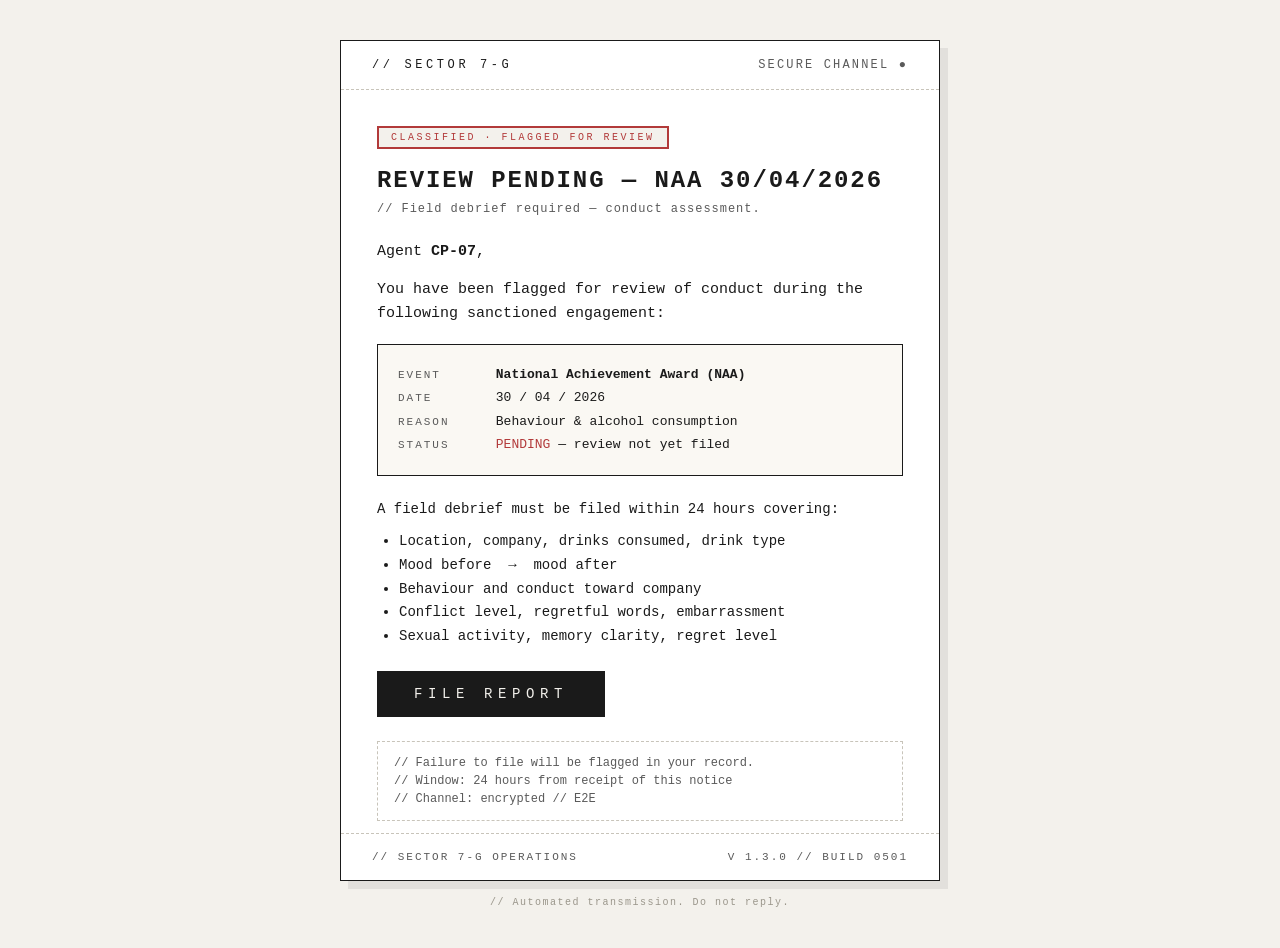
<file: email/review-pending.html>
<!DOCTYPE html>
<html>
<head>
<meta charset="UTF-8" />
<title>// Sector 7-G — Review Flagged: NAA 30/04/2026</title>
</head>
<body style="margin:0;padding:0;background:#f3f1ec;font-family:'Courier New',monospace;color:#1a1a1a;">
  <table role="presentation" width="100%" cellpadding="0" cellspacing="0" style="background:#f3f1ec;">
    <tr>
      <td align="center" style="padding:40px 16px;">
        <table role="presentation" width="600" cellpadding="0" cellspacing="0" style="max-width:600px;background:#ffffff;border:1px solid #1a1a1a;box-shadow:8px 8px 0 rgba(26,26,26,0.08);">

          <tr>
            <td style="padding:14px 28px;border-bottom:1px dashed #c8c4ba;font-size:12px;letter-spacing:0.18em;color:#5a5a5a;text-transform:uppercase;">
              <table role="presentation" width="100%"><tr>
                <td align="left" style="font-size:12px;letter-spacing:0.3em;color:#1a1a1a;">// SECTOR 7-G</td>
                <td align="right" style="font-size:12px;letter-spacing:0.18em;color:#5a5a5a;">SECURE CHANNEL ●</td>
              </tr></table>
            </td>
          </tr>

          <tr>
            <td style="padding:36px 36px 12px 36px;position:relative;">
              <div style="display:inline-block;border:2px solid #b23a3a;color:#b23a3a;padding:4px 12px;font-size:10px;letter-spacing:0.25em;text-transform:uppercase;background:#f3f1ec;font-family:'Courier New',monospace;margin-bottom:18px;">
                Classified · Flagged for Review
              </div>
              <h1 style="font-size:24px;letter-spacing:0.08em;text-transform:uppercase;margin:0 0 8px 0;color:#1a1a1a;">
                Review Pending — NAA 30/04/2026
              </h1>
              <div style="font-size:12px;letter-spacing:0.08em;color:#5a5a5a;margin-bottom:24px;">
                // Field debrief required — conduct assessment.
              </div>

              <p style="font-size:15px;line-height:1.6;color:#1a1a1a;margin:0 0 14px 0;">
                Agent <strong>CP-07</strong>,
              </p>
              <p style="font-size:15px;line-height:1.6;color:#1a1a1a;margin:0 0 18px 0;">
                You have been flagged for review of conduct during the following sanctioned engagement:
              </p>

              <table role="presentation" cellpadding="0" cellspacing="0" width="100%" style="border:1px solid #1a1a1a;background:#faf8f3;margin:0 0 22px 0;">
                <tr>
                  <td style="padding:18px 20px;font-family:'Courier New',monospace;font-size:13px;line-height:1.8;color:#1a1a1a;">
                    <div><span style="display:inline-block;width:90px;color:#5a5a5a;letter-spacing:0.18em;text-transform:uppercase;font-size:11px;">Event</span> <strong>National Achievement Award (NAA)</strong></div>
                    <div><span style="display:inline-block;width:90px;color:#5a5a5a;letter-spacing:0.18em;text-transform:uppercase;font-size:11px;">Date</span> 30 / 04 / 2026</div>
                    <div><span style="display:inline-block;width:90px;color:#5a5a5a;letter-spacing:0.18em;text-transform:uppercase;font-size:11px;">Reason</span> Behaviour &amp; alcohol consumption</div>
                    <div><span style="display:inline-block;width:90px;color:#5a5a5a;letter-spacing:0.18em;text-transform:uppercase;font-size:11px;">Status</span> <span style="color:#b23a3a;">PENDING</span> — review not yet filed</div>
                  </td>
                </tr>
              </table>

              <p style="font-size:14px;line-height:1.6;color:#1a1a1a;margin:0 0 10px 0;">
                A field debrief must be filed within 24 hours covering:
              </p>
              <ul style="font-size:14px;line-height:1.7;color:#1a1a1a;margin:0 0 22px 22px;padding:0;">
                <li>Location, company, drinks consumed, drink type</li>
                <li>Mood before &nbsp;→&nbsp; mood after</li>
                <li>Behaviour and conduct toward company</li>
                <li>Conflict level, regretful words, embarrassment</li>
                <li>Sexual activity, memory clarity, regret level</li>
              </ul>

              <table role="presentation" cellpadding="0" cellspacing="0" style="margin:0 0 24px 0;">
                <tr>
                  <td style="background:#1a1a1a;border:1px solid #1a1a1a;">
                    <a href="https://sector7g.online/?email=cp07@sector7g.sec&amp;flag=naa-2026-04-30" style="display:block;padding:14px 36px;color:#f3f1ec;font-family:'Courier New',monospace;font-size:14px;letter-spacing:0.4em;text-transform:uppercase;text-decoration:none;">
                      File Report
                    </a>
                  </td>
                </tr>
              </table>

              <div style="border:1px dashed #c8c4ba;padding:12px 16px;font-size:12px;line-height:1.5;color:#5a5a5a;font-family:'Courier New',monospace;">
                <div>// Failure to file will be flagged in your record.</div>
                <div>// Window: 24 hours from receipt of this notice</div>
                <div>// Channel: encrypted // E2E</div>
              </div>
            </td>
          </tr>

          <tr>
            <td style="padding:14px 28px;border-top:1px dashed #c8c4ba;font-size:11px;letter-spacing:0.18em;color:#5a5a5a;text-transform:uppercase;">
              <table role="presentation" width="100%"><tr>
                <td align="left">// Sector 7-G Operations</td>
                <td align="right">v 1.3.0 // Build 0501</td>
              </tr></table>
            </td>
          </tr>
        </table>

        <div style="margin-top:16px;font-size:10px;letter-spacing:0.15em;color:#9a968b;font-family:'Courier New',monospace;">
          // Automated transmission. Do not reply.
        </div>
      </td>
    </tr>
  </table>
</body>
</html>
</file>
